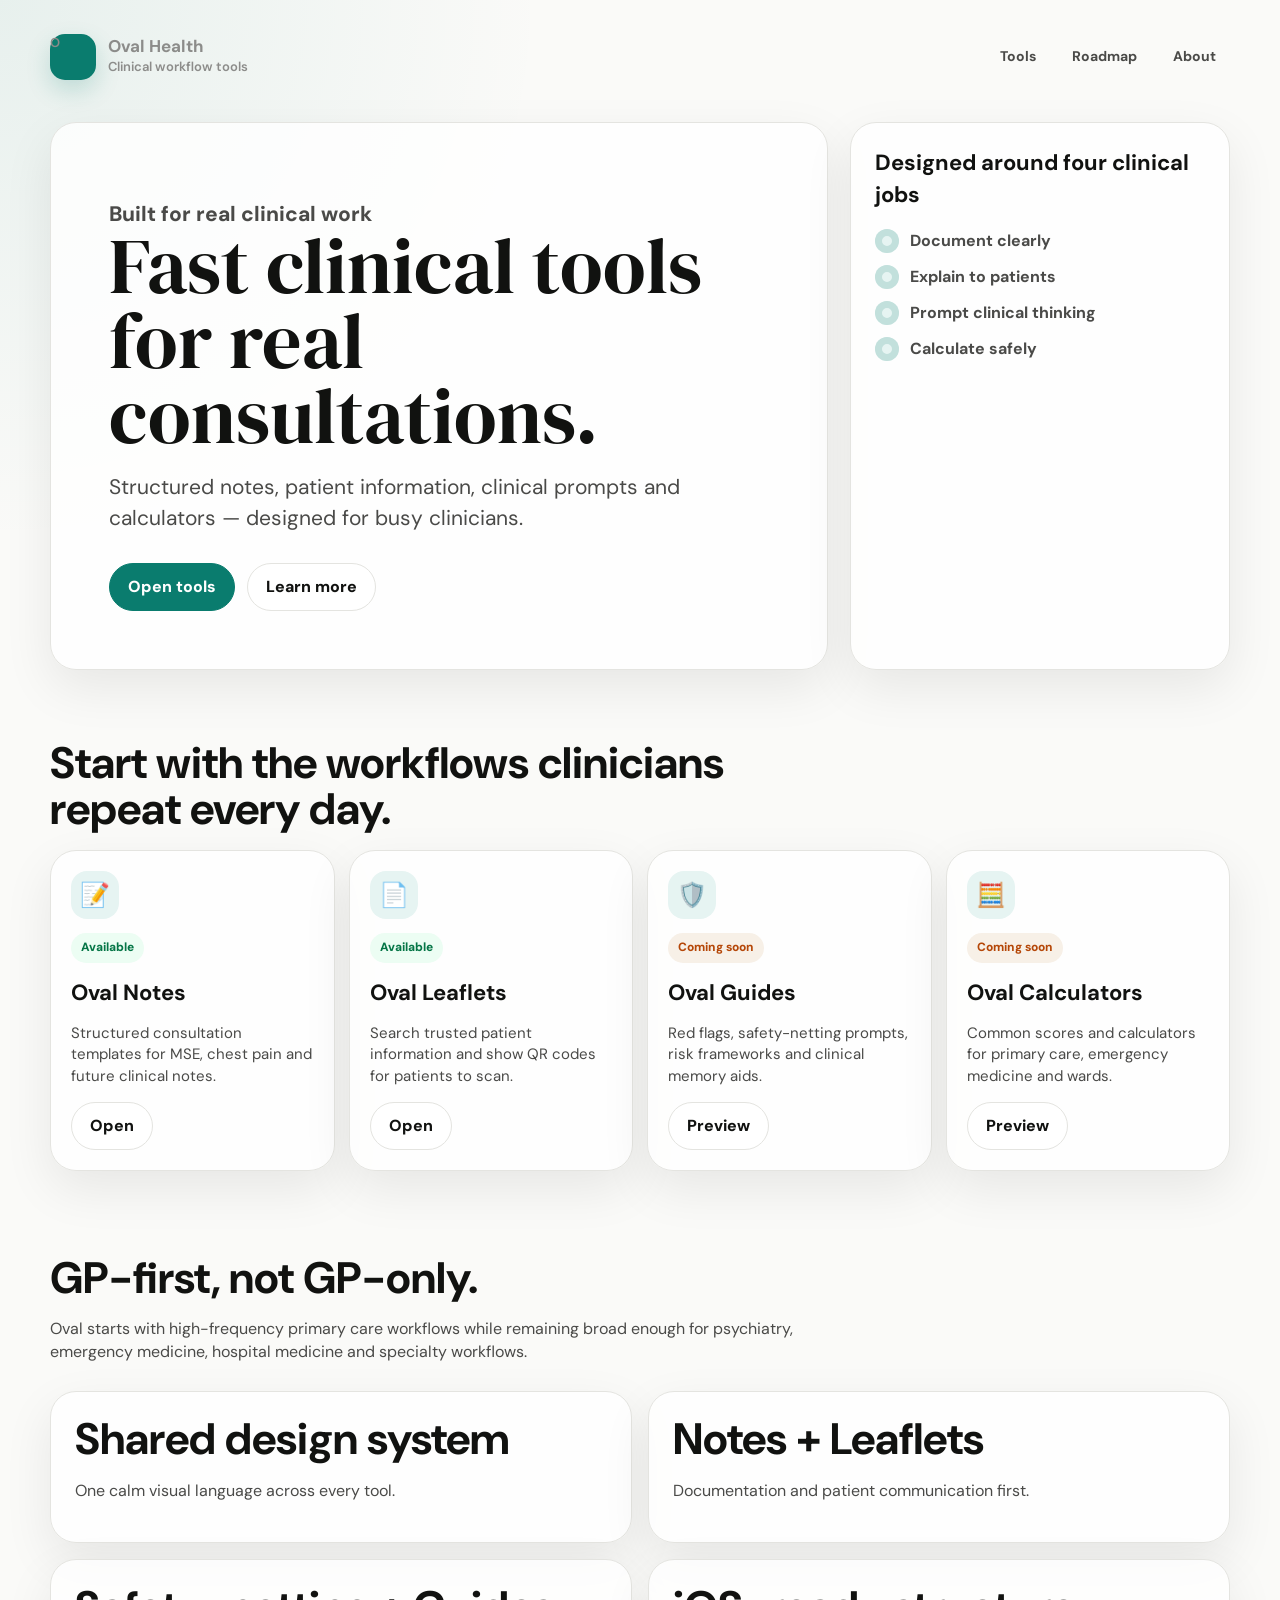
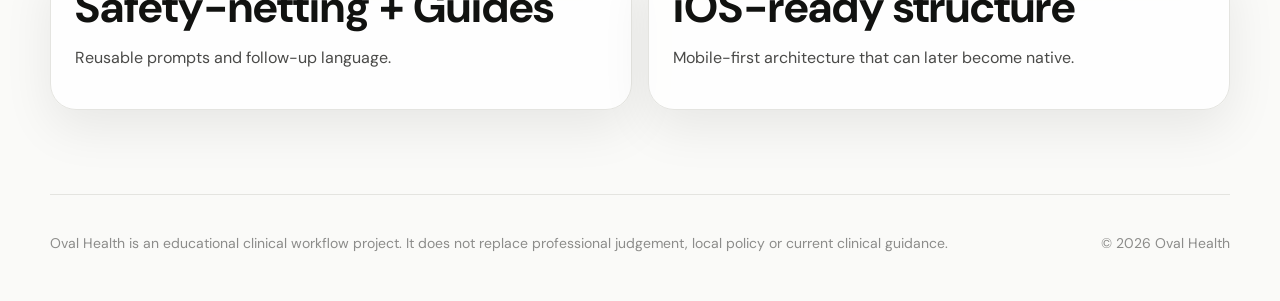
<file: index.html>
<!doctype html>
<html lang="en">
<head>
  <meta charset="utf-8">
  <meta name="viewport" content="width=device-width, initial-scale=1">
  <meta name="theme-color" content="#0A7C6E">
  <title>Oval Health</title>
  <meta name="description" content="Fast clinical tools for real consultations.">
  <link rel="manifest" href="manifest.json">
  <link rel="icon" href="assets/icon.svg" type="image/svg+xml">
  <link rel="preconnect" href="https://fonts.googleapis.com">
  <link rel="preconnect" href="https://fonts.gstatic.com" crossorigin>
  <link href="https://fonts.googleapis.com/css2?family=DM+Sans:opsz,wght@9..40,400;9..40,500;9..40,600;9..40,700&family=DM+Serif+Display&display=swap" rel="stylesheet">
  <link rel="stylesheet" href="assets/styles.css">
</head>
<body>
  <div class="app-shell">
    <header class="site-header">
      <a class="brand" href="index.html" aria-label="Oval Health home">
        <span class="brand-mark" aria-hidden="true">O</span>
        <span>
          <strong>Oval Health</strong>
          <span>Clinical workflow tools</span>
        </span>
      </a>
      <nav class="top-nav" aria-label="Primary navigation">
        <a href="#tools">Tools</a>
        <a href="#roadmap">Roadmap</a>
        <a href="about.html">About</a>
      </nav>
    </header>

    <main>
      <section class="hero" aria-labelledby="home-title">
        <div class="hero-main">
          <p class="eyebrow">Built for real clinical work</p>
          <h1 id="home-title">Fast clinical tools for real consultations.</h1>
          <p>Structured notes, patient information, clinical prompts and calculators — designed for busy clinicians.</p>
          <div class="hero-actions">
            <a class="button primary" href="#tools">Open tools</a>
            <a class="button secondary" href="about.html">Learn more</a>
          </div>
        </div>
        <aside class="hero-card" aria-labelledby="jobs-title">
          <h2 id="jobs-title">Designed around four clinical jobs</h2>
          <ul class="check-list">
            <li>Document clearly</li>
            <li>Explain to patients</li>
            <li>Prompt clinical thinking</li>
            <li>Calculate safely</li>
          </ul>
        </aside>
      </section>

      <section class="section" id="tools" aria-labelledby="tools-title">
        <div class="section-head">
          <h2 id="tools-title">Start with the workflows clinicians repeat every day.</h2>
        </div>
        <div class="tool-grid">
          <a class="tool-card" href="notes/index.html">
            <span class="tool-icon" aria-hidden="true">📝</span>
            <span class="status current">Available</span>
            <h3>Oval Notes</h3>
            <p>Structured consultation templates for MSE, chest pain and future clinical notes.</p>
            <span class="button secondary">Open</span>
          </a>
          <a class="tool-card" href="leaflets/index.html">
            <span class="tool-icon" aria-hidden="true">📄</span>
            <span class="status current">Available</span>
            <h3>Oval Leaflets</h3>
            <p>Search trusted patient information and show QR codes for patients to scan.</p>
            <span class="button secondary">Open</span>
          </a>
          <a class="tool-card" href="guides/index.html">
            <span class="tool-icon" aria-hidden="true">🛡️</span>
            <span class="status coming">Coming soon</span>
            <h3>Oval Guides</h3>
            <p>Red flags, safety-netting prompts, risk frameworks and clinical memory aids.</p>
            <span class="button secondary">Preview</span>
          </a>
          <a class="tool-card" href="calculators/index.html">
            <span class="tool-icon" aria-hidden="true">🧮</span>
            <span class="status coming">Coming soon</span>
            <h3>Oval Calculators</h3>
            <p>Common scores and calculators for primary care, emergency medicine and wards.</p>
            <span class="button secondary">Preview</span>
          </a>
        </div>
      </section>

      <section class="section" id="roadmap" aria-labelledby="roadmap-title">
        <div class="section-head">
          <h2 id="roadmap-title">GP-first, not GP-only.</h2>
          <p>Oval starts with high-frequency primary care workflows while remaining broad enough for psychiatry, emergency medicine, hospital medicine and specialty workflows.</p>
        </div>
        <div class="content-grid">
          <div class="content-panel">
            <h2>Shared design system</h2>
            <p>One calm visual language across every tool.</p>
          </div>
          <div class="content-panel">
            <h2>Notes + Leaflets</h2>
            <p>Documentation and patient communication first.</p>
          </div>
          <div class="content-panel">
            <h2>Safety-netting + Guides</h2>
            <p>Reusable prompts and follow-up language.</p>
          </div>
          <div class="content-panel">
            <h2>iOS-ready structure</h2>
            <p>Mobile-first architecture that can later become native.</p>
          </div>
        </div>
      </section>
    </main>

    <footer class="site-footer">
      <div class="footer-row">
        <p>Oval Health is an educational clinical workflow project. It does not replace professional judgement, local policy or current clinical guidance.</p>
        <p>&copy; <span data-current-year></span> Oval Health</p>
      </div>
    </footer>
  </div>
  <script src="assets/app.js"></script>
</body>
</html>
</file>
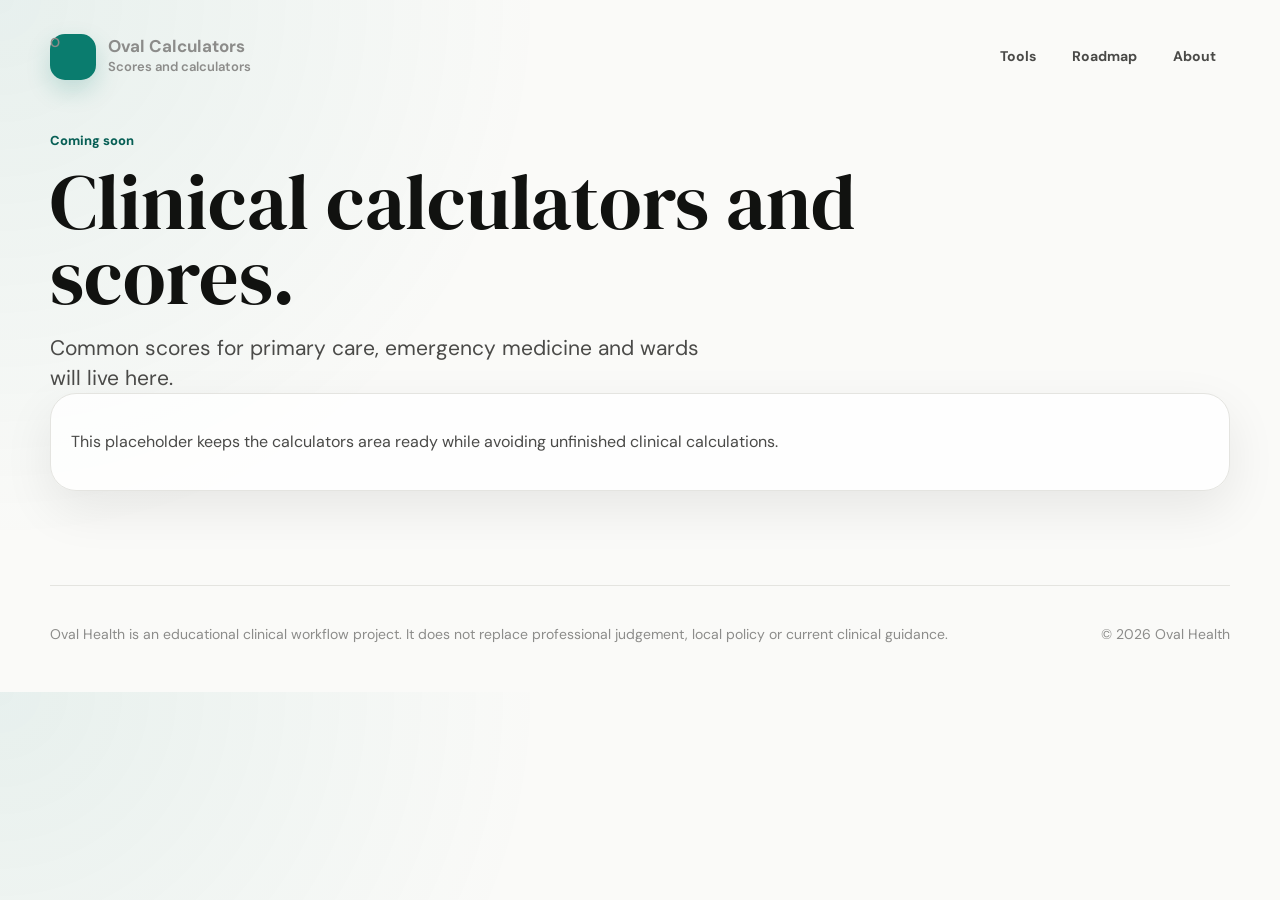
<file: calculators/index.html>
<!doctype html>
<html lang="en">
<head>
  <meta charset="utf-8">
  <meta name="viewport" content="width=device-width, initial-scale=1">
  <meta name="theme-color" content="#0A7C6E">
  <title>Oval Calculators — Oval Health</title>
  <meta name="description" content="Clinical calculators and scores.">
  <link rel="manifest" href="../manifest.json">
  <link rel="icon" href="../assets/icon.svg" type="image/svg+xml">
  <link rel="preconnect" href="https://fonts.googleapis.com">
  <link rel="preconnect" href="https://fonts.gstatic.com" crossorigin>
  <link href="https://fonts.googleapis.com/css2?family=DM+Sans:opsz,wght@9..40,400;9..40,500;9..40,600;9..40,700&family=DM+Serif+Display&display=swap" rel="stylesheet">
  <link rel="stylesheet" href="../assets/styles.css">
</head>
<body>
  <div class="app-shell">
    <header class="site-header">
      <a class="brand" href="../index.html" aria-label="Oval Health home">
        <span class="brand-mark" aria-hidden="true">O</span>
        <span>
          <strong>Oval Calculators</strong>
          <span>Scores and calculators</span>
        </span>
      </a>
      <nav class="top-nav" aria-label="Primary navigation">
        <a href="../index.html#tools">Tools</a>
        <a href="../index.html#roadmap">Roadmap</a>
        <a href="../about.html">About</a>
      </nav>
    </header>
    <main class="content-page">
      <p class="eyebrow">Coming soon</p>
      <h1>Clinical calculators and scores.</h1>
      <p class="lead">Common scores for primary care, emergency medicine and wards will live here.</p>
      <section class="notice">
        <p>This placeholder keeps the calculators area ready while avoiding unfinished clinical calculations.</p>
      </section>
    </main>
    <footer class="site-footer">
      <div class="footer-row">
        <p>Oval Health is an educational clinical workflow project. It does not replace professional judgement, local policy or current clinical guidance.</p>
        <p>&copy; <span data-current-year></span> Oval Health</p>
      </div>
    </footer>
  </div>
  <script src="../assets/app.js"></script>
</body>
</html>
</file>
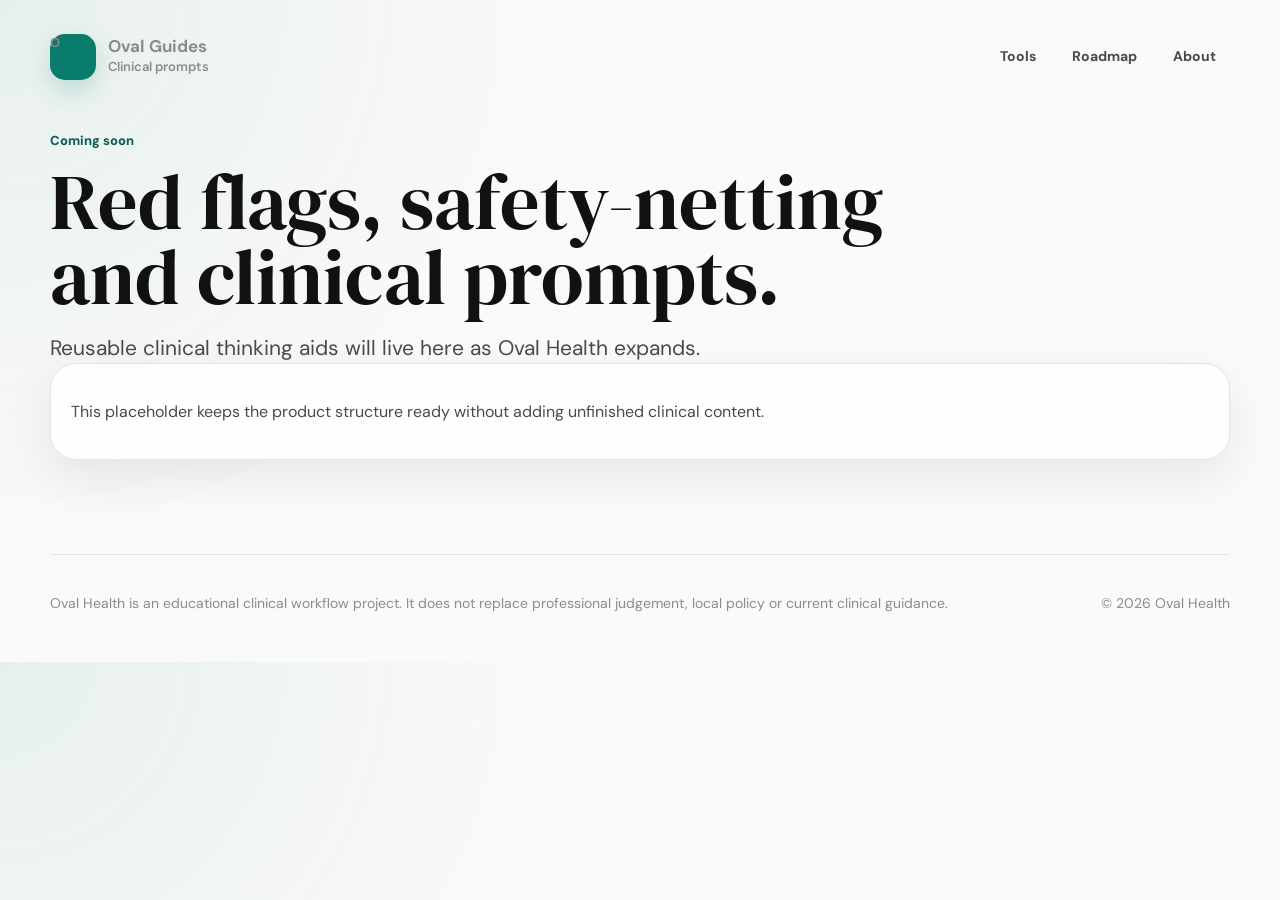
<file: guides/index.html>
<!doctype html>
<html lang="en">
<head>
  <meta charset="utf-8">
  <meta name="viewport" content="width=device-width, initial-scale=1">
  <meta name="theme-color" content="#0A7C6E">
  <title>Oval Guides — Oval Health</title>
  <meta name="description" content="Red flags, safety-netting and clinical prompts.">
  <link rel="manifest" href="../manifest.json">
  <link rel="icon" href="../assets/icon.svg" type="image/svg+xml">
  <link rel="preconnect" href="https://fonts.googleapis.com">
  <link rel="preconnect" href="https://fonts.gstatic.com" crossorigin>
  <link href="https://fonts.googleapis.com/css2?family=DM+Sans:opsz,wght@9..40,400;9..40,500;9..40,600;9..40,700&family=DM+Serif+Display&display=swap" rel="stylesheet">
  <link rel="stylesheet" href="../assets/styles.css">
</head>
<body>
  <div class="app-shell">
    <header class="site-header">
      <a class="brand" href="../index.html" aria-label="Oval Health home">
        <span class="brand-mark" aria-hidden="true">O</span>
        <span>
          <strong>Oval Guides</strong>
          <span>Clinical prompts</span>
        </span>
      </a>
      <nav class="top-nav" aria-label="Primary navigation">
        <a href="../index.html#tools">Tools</a>
        <a href="../index.html#roadmap">Roadmap</a>
        <a href="../about.html">About</a>
      </nav>
    </header>
    <main class="content-page">
      <p class="eyebrow">Coming soon</p>
      <h1>Red flags, safety-netting and clinical prompts.</h1>
      <p class="lead">Reusable clinical thinking aids will live here as Oval Health expands.</p>
      <section class="notice">
        <p>This placeholder keeps the product structure ready without adding unfinished clinical content.</p>
      </section>
    </main>
    <footer class="site-footer">
      <div class="footer-row">
        <p>Oval Health is an educational clinical workflow project. It does not replace professional judgement, local policy or current clinical guidance.</p>
        <p>&copy; <span data-current-year></span> Oval Health</p>
      </div>
    </footer>
  </div>
  <script src="../assets/app.js"></script>
</body>
</html>
</file>
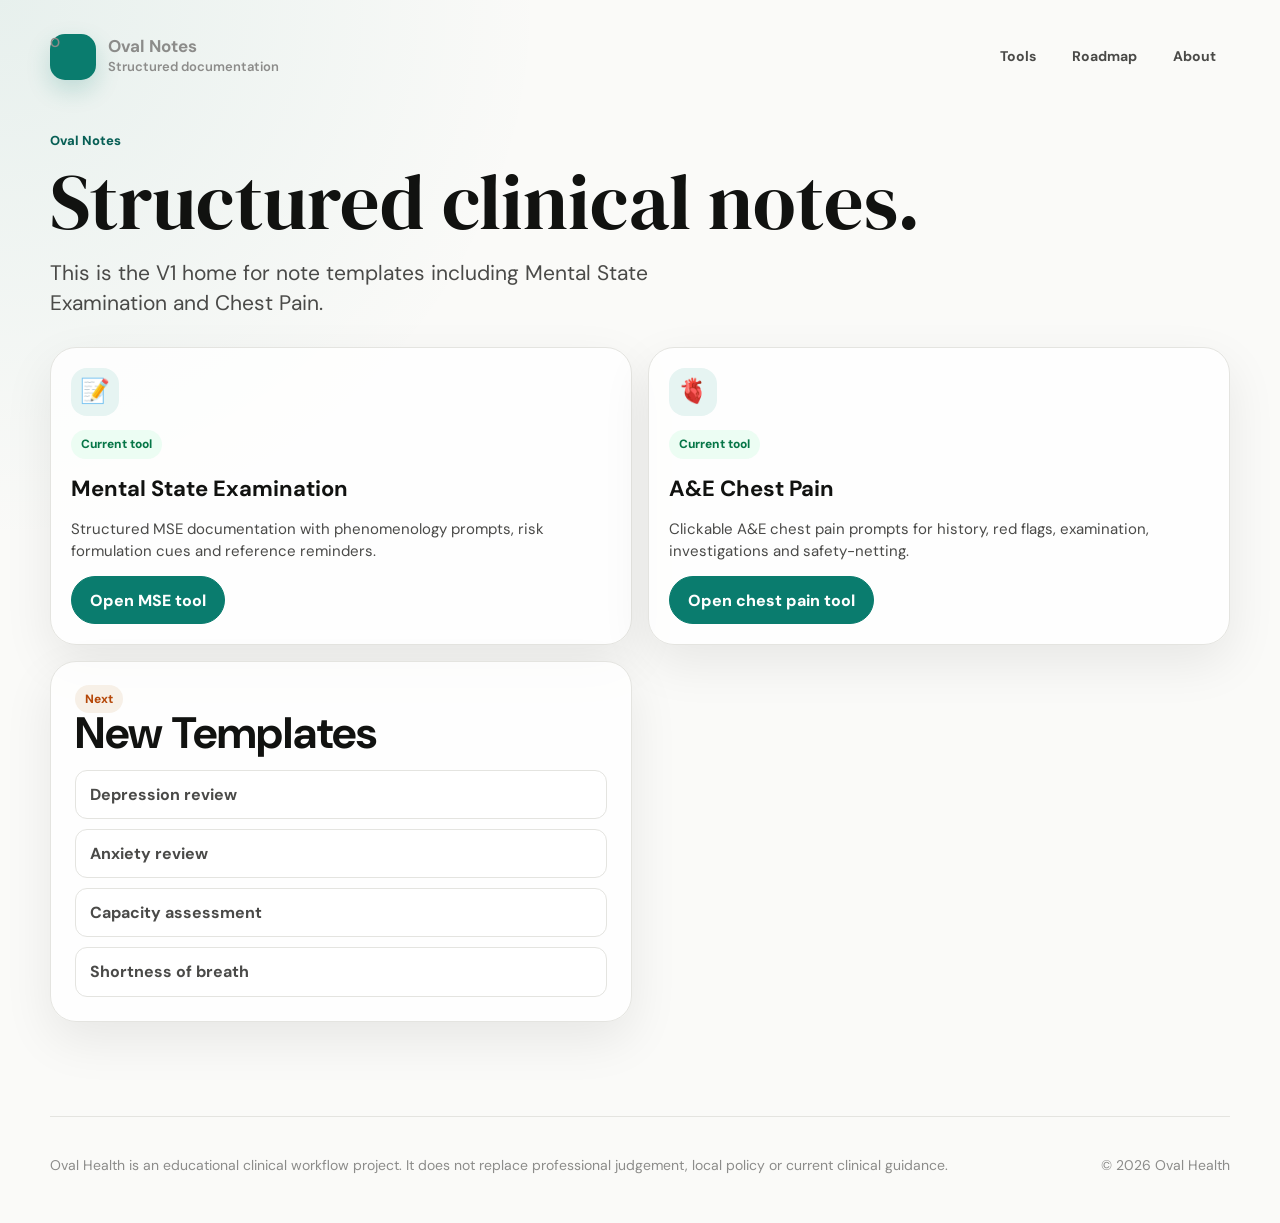
<file: notes/index.html>
<!doctype html>
<html lang="en">
<head>
  <meta charset="utf-8">
  <meta name="viewport" content="width=device-width, initial-scale=1">
  <meta name="theme-color" content="#0A7C6E">
  <title>Oval Notes — Oval Health</title>
  <meta name="description" content="Structured documentation tools for clinicians.">
  <link rel="manifest" href="../manifest.json">
  <link rel="icon" href="../assets/icon.svg" type="image/svg+xml">
  <link rel="preconnect" href="https://fonts.googleapis.com">
  <link rel="preconnect" href="https://fonts.gstatic.com" crossorigin>
  <link href="https://fonts.googleapis.com/css2?family=DM+Sans:opsz,wght@9..40,400;9..40,500;9..40,600;9..40,700&family=DM+Serif+Display&display=swap" rel="stylesheet">
  <link rel="stylesheet" href="../assets/styles.css">
</head>
<body>
  <div class="app-shell">
    <header class="site-header">
      <a class="brand" href="../index.html" aria-label="Oval Health home">
        <span class="brand-mark" aria-hidden="true">O</span>
        <span>
          <strong>Oval Notes</strong>
          <span>Structured documentation</span>
        </span>
      </a>
      <nav class="top-nav" aria-label="Primary navigation">
        <a href="../index.html#tools">Tools</a>
        <a href="../index.html#roadmap">Roadmap</a>
        <a href="../about.html">About</a>
      </nav>
    </header>

    <main class="content-page">
      <p class="eyebrow">Oval Notes</p>
      <h1>Structured clinical notes.</h1>
      <p class="lead">This is the V1 home for note templates including Mental State Examination and Chest Pain.</p>

      <div class="content-grid">
        <article class="tool-card">
          <span class="tool-icon" aria-hidden="true">📝</span>
          <span class="status current">Current tool</span>
          <h3>Mental State Examination</h3>
          <p>Structured MSE documentation with phenomenology prompts, risk formulation cues and reference reminders.</p>
          <a class="button primary" href="generator.html?template=mse">Open MSE tool</a>
        </article>
        <article class="tool-card">
          <span class="tool-icon" aria-hidden="true">🫀</span>
          <span class="status current">Current tool</span>
          <h3>A&E Chest Pain</h3>
          <p>Clickable A&E chest pain prompts for history, red flags, examination, investigations and safety-netting.</p>
          <a class="button primary" href="generator.html?template=chest-pain">Open chest pain tool</a>
        </article>
        <article class="content-panel">
          <span class="status coming">Next</span>
          <h2>New Templates</h2>
          <ul class="mini-list">
            <li>Depression review</li>
            <li>Anxiety review</li>
            <li>Capacity assessment</li>
            <li>Shortness of breath</li>
          </ul>
        </article>
      </div>
    </main>

    <footer class="site-footer">
      <div class="footer-row">
        <p>Oval Health is an educational clinical workflow project. It does not replace professional judgement, local policy or current clinical guidance.</p>
        <p>&copy; <span data-current-year></span> Oval Health</p>
      </div>
    </footer>
  </div>
  <script src="../assets/app.js"></script>
</body>
</html>
</file>
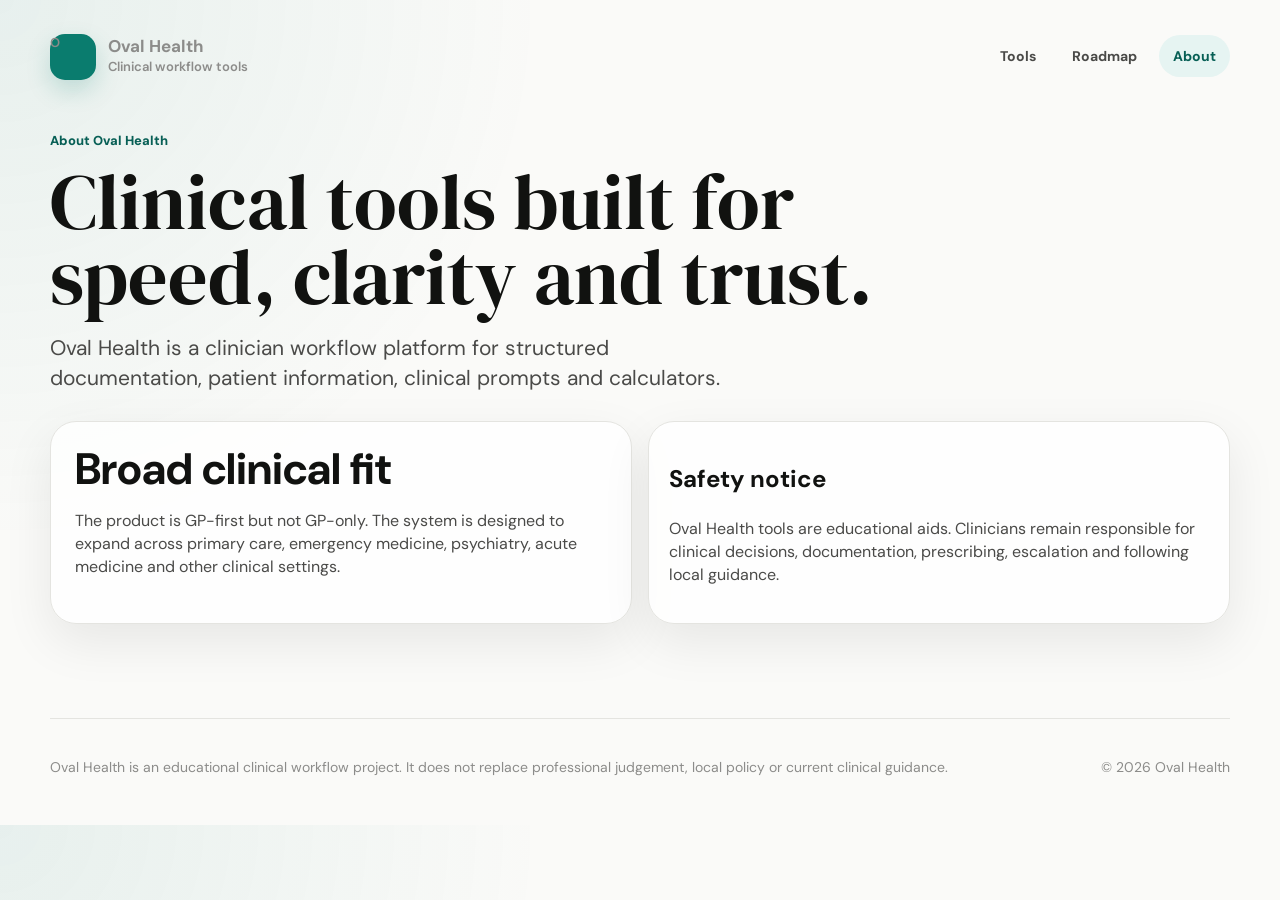
<file: about.html>
<!doctype html>
<html lang="en">
<head>
  <meta charset="utf-8">
  <meta name="viewport" content="width=device-width, initial-scale=1">
  <meta name="theme-color" content="#0A7C6E">
  <title>About — Oval Health</title>
  <meta name="description" content="Clinical tools built for speed, clarity and trust.">
  <link rel="manifest" href="manifest.json">
  <link rel="icon" href="assets/icon.svg" type="image/svg+xml">
  <link rel="preconnect" href="https://fonts.googleapis.com">
  <link rel="preconnect" href="https://fonts.gstatic.com" crossorigin>
  <link href="https://fonts.googleapis.com/css2?family=DM+Sans:opsz,wght@9..40,400;9..40,500;9..40,600;9..40,700&family=DM+Serif+Display&display=swap" rel="stylesheet">
  <link rel="stylesheet" href="assets/styles.css">
</head>
<body>
  <div class="app-shell">
    <header class="site-header">
      <a class="brand" href="index.html" aria-label="Oval Health home">
        <span class="brand-mark" aria-hidden="true">O</span>
        <span>
          <strong>Oval Health</strong>
          <span>Clinical workflow tools</span>
        </span>
      </a>
      <nav class="top-nav" aria-label="Primary navigation">
        <a href="index.html#tools">Tools</a>
        <a href="index.html#roadmap">Roadmap</a>
        <a href="about.html" aria-current="page">About</a>
      </nav>
    </header>

    <main class="content-page">
      <p class="eyebrow">About Oval Health</p>
      <h1>Clinical tools built for speed, clarity and trust.</h1>
      <p class="lead">Oval Health is a clinician workflow platform for structured documentation, patient information, clinical prompts and calculators.</p>
      <div class="content-grid">
        <section class="content-panel">
          <h2>Broad clinical fit</h2>
          <p>The product is GP-first but not GP-only. The system is designed to expand across primary care, emergency medicine, psychiatry, acute medicine and other clinical settings.</p>
        </section>
        <section class="notice">
          <h2>Safety notice</h2>
          <p>Oval Health tools are educational aids. Clinicians remain responsible for clinical decisions, documentation, prescribing, escalation and following local guidance.</p>
        </section>
      </div>
    </main>

    <footer class="site-footer">
      <div class="footer-row">
        <p>Oval Health is an educational clinical workflow project. It does not replace professional judgement, local policy or current clinical guidance.</p>
        <p>&copy; <span data-current-year></span> Oval Health</p>
      </div>
    </footer>
  </div>
  <script src="assets/app.js"></script>
</body>
</html>
</file>
<file: assets/styles.css>
:root {
  --teal: #0A7C6E;
  --teal-dark: #075F55;
  --teal-light: #E6F4F2;
  --teal-mid: #C2E0DC;

  --ink: #111210;
  --ink-mid: #4A4A48;
  --ink-faint: #8C8C8A;

  --surface: #FAFAF8;
  --surface-strong: #FFFFFF;

  --border: #E4E4E0;

  --danger: #B42318;
  --warning: #B54708;
  --success: #067647;

  --radius-xs: 8px;
  --radius-sm: 12px;
  --radius-md: 18px;
  --radius-lg: 26px;

  --shadow-soft: 0 18px 50px rgba(17,18,16,.08);
}

* {
  box-sizing: border-box;
}

html {
  min-width: 0;
  scroll-behavior: smooth;
}

body {
  margin: 0;
  min-width: 0;
  overflow-x: hidden;
  background:
    radial-gradient(circle at top left, rgba(10,124,110,.08), transparent 34rem),
    var(--surface);
  color: var(--ink);
  font-family: "DM Sans", system-ui, -apple-system, BlinkMacSystemFont, "Segoe UI", sans-serif;
  line-height: 1.45;
  letter-spacing: 0;
}

img,
svg {
  max-width: 100%;
}

a {
  color: inherit;
  text-decoration: none;
}

button,
input {
  font: inherit;
}

:focus-visible {
  outline: 3px solid var(--teal-mid);
  outline-offset: 3px;
}

.app-shell {
  width: min(1180px, calc(100% - 32px));
  margin: 0 auto;
  padding: 18px 0 34px;
}

.site-header {
  display: flex;
  align-items: center;
  justify-content: space-between;
  gap: 20px;
  padding: 14px 0 28px;
}

.brand {
  display: inline-flex;
  align-items: center;
  gap: 12px;
  min-width: 0;
}

.brand-mark {
  width: 46px;
  height: 46px;
  flex: 0 0 auto;
  display: grid;
  place-items: center;
  border-radius: 15px;
  background: var(--teal);
  color: white;
  font-weight: 700;
  font-size: 25px;
  box-shadow: 0 10px 24px rgba(10,124,110,.20);
}

.brand strong {
  display: block;
  font-size: 17px;
  line-height: 1.1;
}

.brand span {
  display: block;
  margin-top: 2px;
  color: var(--ink-faint);
  font-size: 13px;
  font-weight: 600;
}

.top-nav {
  display: flex;
  align-items: center;
  gap: 8px;
  color: var(--ink-mid);
  font-size: 14px;
  font-weight: 700;
}

.top-nav a {
  min-height: 42px;
  display: inline-flex;
  align-items: center;
  border-radius: 999px;
  padding: 0 14px;
}

.top-nav a:hover,
.top-nav a[aria-current="page"] {
  background: var(--teal-light);
  color: var(--teal-dark);
}

.hero {
  display: grid;
  grid-template-columns: minmax(0, 1fr) 380px;
  gap: 22px;
  align-items: stretch;
  padding: 14px 0 28px;
}

.hero-main,
.hero-card,
.tool-card,
.notice,
.content-panel,
.leaflet-search,
.qr-panel {
  border: 1px solid var(--border);
  border-radius: var(--radius-lg);
  background: rgba(255,255,255,.82);
  box-shadow: var(--shadow-soft);
}

.hero-main {
  padding: clamp(28px, 5vw, 58px);
}

.eyebrow {
  margin: 0 0 14px;
  color: var(--teal-dark);
  font-size: 13px;
  font-weight: 800;
}

.hero h1,
.content-page h1 {
  margin: 0;
  max-width: 780px;
  font-family: "DM Serif Display", Georgia, serif;
  font-size: clamp(42px, 7vw, 78px);
  font-weight: 400;
  line-height: .96;
  letter-spacing: 0;
}

.hero p,
.content-page .lead {
  max-width: 680px;
  margin: 18px 0 0;
  color: var(--ink-mid);
  font-size: clamp(17px, 2vw, 21px);
}

.hero-actions {
  display: flex;
  gap: 12px;
  flex-wrap: wrap;
  margin-top: 30px;
}

.button {
  min-height: 48px;
  display: inline-flex;
  align-items: center;
  justify-content: center;
  gap: 8px;
  border: 1px solid var(--border);
  border-radius: 999px;
  padding: 0 18px;
  background: var(--surface-strong);
  color: var(--ink);
  cursor: pointer;
  font-weight: 800;
}

.button.primary {
  border-color: var(--teal);
  background: var(--teal);
  color: white;
}

.button.secondary {
  background: var(--surface-strong);
  color: var(--ink);
}

.button:hover {
  transform: translateY(-1px);
}

.hero-card {
  padding: 24px;
}

.hero-card h2 {
  margin: 0 0 18px;
  font-size: 22px;
}

.check-list {
  display: grid;
  gap: 12px;
  margin: 0;
  padding: 0;
  list-style: none;
}

.check-list li {
  display: flex;
  align-items: center;
  gap: 11px;
  color: var(--ink-mid);
  font-weight: 700;
}

.check-list li::before {
  content: "";
  width: 24px;
  height: 24px;
  flex: 0 0 auto;
  border-radius: 50%;
  background: var(--teal-light);
  box-shadow: inset 0 0 0 7px var(--teal-mid);
}

.section {
  padding: 42px 0;
}

.section-head {
  max-width: 760px;
  margin-bottom: 18px;
}

.section-head h2,
.content-panel h2,
.leaflet-view h2 {
  margin: 0;
  font-size: clamp(28px, 4vw, 44px);
  line-height: 1.05;
  letter-spacing: 0;
}

.section-head p,
.content-panel p,
.tool-card p,
.notice p {
  color: var(--ink-mid);
}

.tool-grid {
  display: grid;
  grid-template-columns: repeat(4, minmax(0, 1fr));
  gap: 14px;
}

.tool-card {
  min-height: 250px;
  display: flex;
  flex-direction: column;
  gap: 14px;
  padding: 20px;
}

.tool-card:hover {
  border-color: var(--teal-mid);
  transform: translateY(-2px);
}

.tool-icon {
  width: 48px;
  height: 48px;
  display: grid;
  place-items: center;
  border-radius: 16px;
  background: var(--teal-light);
  font-size: 24px;
}

.tool-card h3 {
  margin: 0;
  font-size: 22px;
}

.tool-card p {
  margin: 0;
  font-size: 15px;
}

.tool-card .button {
  width: max-content;
  margin-top: auto;
}

.status {
  width: max-content;
  border-radius: 999px;
  padding: 6px 10px;
  background: var(--teal-light);
  color: var(--teal-dark);
  font-size: 12px;
  font-weight: 800;
}

.status.coming {
  background: #F7F0E7;
  color: var(--warning);
}

.status.current {
  background: #ECFDF3;
  color: var(--success);
}

.notice {
  padding: 20px;
}

.site-footer {
  margin-top: 42px;
  padding-top: 24px;
  border-top: 1px solid var(--border);
  color: var(--ink-faint);
  font-size: 14px;
}

.site-footer .footer-row {
  display: flex;
  align-items: flex-start;
  justify-content: space-between;
  gap: 16px;
}

.content-page {
  padding: 24px 0 52px;
}

.content-page h1 {
  max-width: 900px;
}

.content-grid {
  display: grid;
  grid-template-columns: repeat(2, minmax(0, 1fr));
  gap: 16px;
  margin-top: 28px;
}

.content-panel {
  padding: 24px;
}

.mini-list {
  display: grid;
  gap: 10px;
  margin: 14px 0 0;
  padding: 0;
  list-style: none;
}

.mini-list li {
  padding: 12px 14px;
  border: 1px solid var(--border);
  border-radius: var(--radius-sm);
  background: var(--surface-strong);
  color: var(--ink-mid);
  font-weight: 700;
}

.leaflet-app {
  display: grid;
  gap: 18px;
}

.leaflet-search {
  padding: 18px;
}

.search-row {
  position: relative;
}

.search-row label {
  display: block;
  margin: 0 0 8px;
  color: var(--ink-mid);
  font-size: 14px;
  font-weight: 800;
}

.search-row input {
  width: 100%;
  min-height: 56px;
  border: 1px solid var(--border);
  border-radius: var(--radius-md);
  padding: 0 16px;
  background: white;
  color: var(--ink);
  font-size: 17px;
}

.category-row {
  display: flex;
  gap: 10px;
  flex-wrap: wrap;
  margin-top: 14px;
}

.category-chip {
  min-height: 42px;
  border: 1px solid var(--border);
  border-radius: 999px;
  padding: 0 14px;
  background: white;
  color: var(--ink-mid);
  cursor: pointer;
  font-weight: 800;
}

.category-chip.active {
  border-color: var(--teal);
  background: var(--teal-light);
  color: var(--teal-dark);
}

.results-list {
  display: grid;
  gap: 12px;
}

.leaflet-item {
  width: 100%;
  border: 1px solid var(--border);
  border-radius: var(--radius-md);
  padding: 16px;
  background: white;
  color: var(--ink);
  cursor: pointer;
  text-align: left;
}

.leaflet-item:hover {
  border-color: var(--teal-mid);
}

.leaflet-meta {
  display: flex;
  gap: 8px;
  flex-wrap: wrap;
  margin-top: 10px;
  color: var(--ink-faint);
  font-size: 13px;
  font-weight: 800;
}

.qr-panel {
  display: none;
  padding: 22px;
}

.qr-panel.active {
  display: block;
}

.qr-frame {
  width: min(280px, 100%);
  margin: 20px auto;
  display: grid;
  place-items: center;
  border: 1px solid var(--border);
  border-radius: var(--radius-lg);
  padding: 18px;
  background: white;
}

.qr-url {
  overflow-wrap: anywhere;
  color: var(--teal-dark);
  font-weight: 700;
}

.hidden {
  display: none !important;
}

@media (max-width: 980px) {
  .hero,
  .tool-grid {
    grid-template-columns: repeat(2, minmax(0, 1fr));
  }

  .hero-main {
    grid-column: 1 / -1;
  }
}

@media (max-width: 720px) {
  .app-shell {
    width: min(100% - 24px, 560px);
    padding-top: 10px;
  }

  .site-header {
    display: grid;
    gap: 14px;
  }

  .top-nav {
    width: 100%;
    display: grid;
    grid-template-columns: repeat(3, minmax(0, 1fr));
  }

  .top-nav a {
    justify-content: center;
    padding: 0 8px;
  }

  .hero,
  .tool-grid,
  .content-grid {
    grid-template-columns: 1fr;
  }

  .hero-main,
  .hero-card,
  .tool-card,
  .content-panel,
  .notice,
  .leaflet-search,
  .qr-panel {
    border-radius: var(--radius-md);
  }

  .hero-main {
    padding: 28px 22px;
  }

  .button,
  .tool-card .button {
    width: 100%;
  }

  .hero-actions {
    display: grid;
  }

  .tool-card {
    min-height: 0;
  }

  .site-footer .footer-row {
    display: grid;
  }
}
</file>
